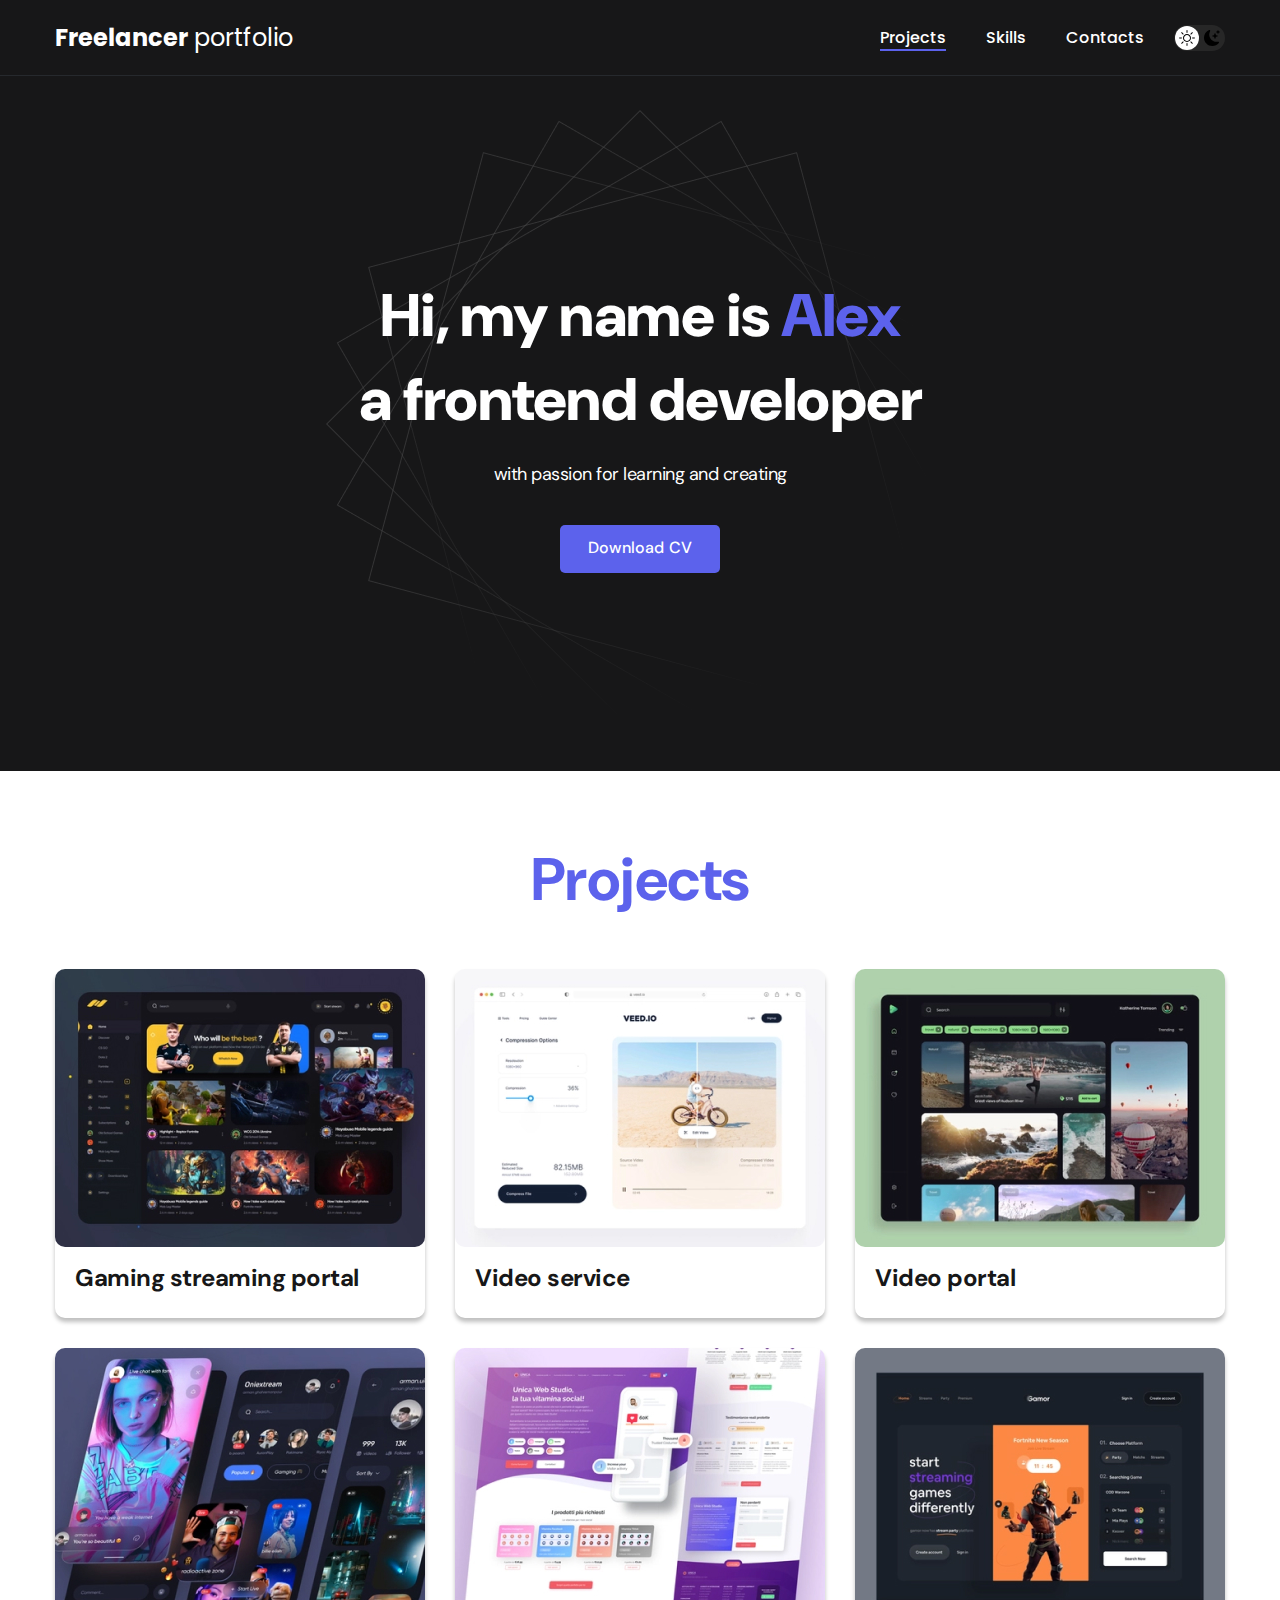
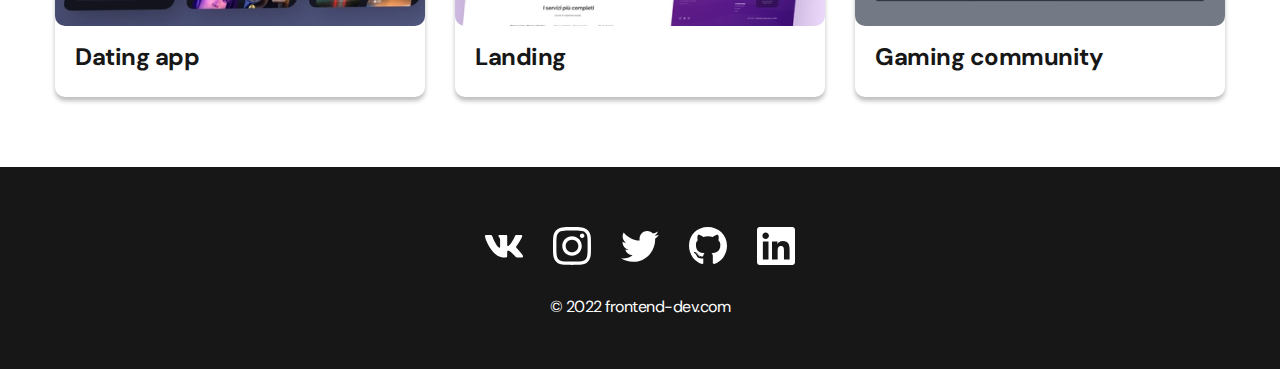
<file: index.html>
<!DOCTYPE html>
<html lang="en">
<head>
	<meta charset="UTF-8">
	<meta http-equiv="X-UA-Compatible" content="IE=edge">
	<meta name="viewport" content="width=device-width, initial-scale=1.0">
	<title>Freelancer Portfolios</title>
	<link rel="stylesheet" href="./css/main.css">
</head>
<body>
	<nav class="nav">
		<div class="container">
			<div class="nav-row">
				<a href="./index.html" class="nav-logo"><strong>Freelancer</strong> portfolio</a>
				<button class="dark-mode-btn">
					<img src="./img/icons/sun.svg" alt="Light mode" class="dark-mode-btn__icon">
					<img src="./img/icons/moon.svg" alt="Dark mode" class="dark-mode-btn__icon">
				</button>
				<ul class="nav-list">
					<li class="nav-list__item"><a href="./projects-page.html"class="nav-list__link nav-list__link--active">Projects</a></li>
					<li class="nav-list__item"><a href="./skills.html"class="nav-list__link">Skills</a></li>
					<li class="nav-list__item"><a href="./contacts.html"class="nav-list__link">Contacts</a></li>
				</ul>
			</div>
		</div>
	</nav>

	<header class="header">
		<div class="header__wrapper">
				<h1 class="header__title"><strong>Hi, my name is <span>Alex</span> <br>
					a frontend developer</strong></h1>
					<div class="header__text">
						<p>with passion for learning and creating</p>
					</div>
					<a href="#!" class="btn">Download CV</a>
		</div>
	</header>

	<section class="section">
		<div class="container">
			<h2 class="title-1">Projects</h2>
			<div class="projects">
				<div class="projects-card">
					<a href="./project-page.html"><img src="./img/projects/01.jpg" alt="gaming streaming portal" class="projects-card__img">
					<h3 class="projects-card__title">Gaming streaming portal</h3></a>
					
				</div>
				<div class="projects-card">
					<a href="./project-page.html"><img src="./img/projects/02.jpg" alt="video service" class="projects-card__img">
					<h3 class="projects-card__title">Video service</h3></a>
					
				</div>
				<div class="projects-card">
					<a href="./project-page.html"><img src="./img/projects/03.jpg" alt="video portal" class="projects-card__img">
					<h3 class="projects-card__title">Video portal</h3></a>
					
				</div>
				<div class="projects-card">
					<a href="./project-page.html"><img src="./img/projects/04.jpg" alt="dating app" class="projects-card__img">
					<h3 class="projects-card__title">Dating app</h3></a>
					
				</div>
				<div class="projects-card">
					<a href="./project-page.html"><img src="./img/projects/05.jpg" alt="landing" class="projects-card__img">
					<h3 class="projects-card__title">Landing</h3></a>
					
				</div>
				<div class="projects-card">
					<a href="./project-page.html"><img src="./img/projects/06.jpg" alt="gaming community" class="projects-card__img">
					<h3 class="projects-card__title">Gaming community</h3></a>
					
				</div>
			</div>
		</div>
	</section>

	<footer class="footer">
		<div class="container">
			<div class="footer__wrapper">
				<ul class="social">
				<li class="social-item">
					<a href="#!"><img src="./img/icons/vk.svg" alt="vk"></a>
				</li>
				<li class="social-item">
					<a href="#!"><img src="./img/icons/instagram.svg" alt="instagram"></a>
				</li>
				<li class="social-item">
					<a href="#!"><img src="./img/icons/twitter.svg" alt="twitter"></a>
				</li>
				<li class="social-item">
					<a href="#!"><img src="./img/icons/gitHub.svg" alt="gitHub"></a>
				</li>
				<li class="social-item">
					<a href="#!"><img src="./img/icons/linkedIn.svg" alt="linkedIn"></a>
				</li>
				</ul>
				<div class="footer-copyright">
					<p>© 2022 frontend-dev.com</p>
				</div>
			</div>
		</div>
			
	</footer>

	<script src="./js/main.js"></script>
</body>
</html>
</file>
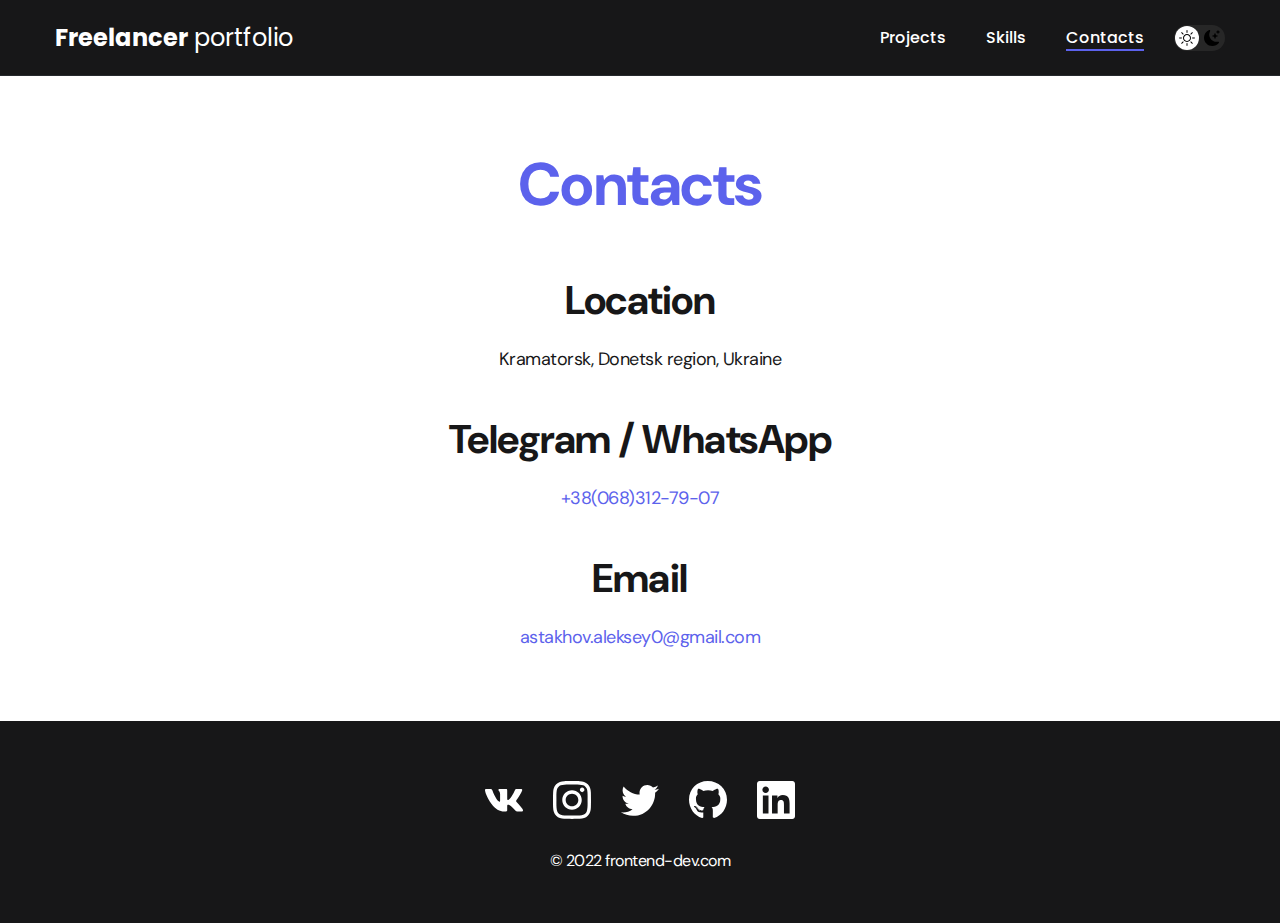
<file: contacts.html>
<!DOCTYPE html>
<html lang="en">
<head>
	<meta charset="UTF-8">
	<meta http-equiv="X-UA-Compatible" content="IE=edge">
	<meta name="viewport" content="width=device-width, initial-scale=1.0">
	<title>Freelancer Portfolios</title>
	<link rel="stylesheet" href="./css/main.css">
</head>
<body>
	<nav class="nav">
		<div class="container">
			<div class="nav-row">
				<a href="./index.html" class="nav-logo"><strong>Freelancer</strong> portfolio</a>
				<button class="dark-mode-btn">
					<img src="./img/icons/sun.svg" alt="Light mode" class="dark-mode-btn__icon">
					<img src="./img/icons/moon.svg" alt="Dark mode" class="dark-mode-btn__icon">
				</button>
				<ul class="nav-list">
					<li class="nav-list__item"><a href="./projects-page.html"class="nav-list__link">Projects</a></li>
					<li class="nav-list__item"><a href="./skills.html"class="nav-list__link">Skills</a></li>
					<li class="nav-list__item"><a href="./contacts.html"class="nav-list__link nav-list__link--active">Contacts</a></li>
				</ul>
			</div>
		</div>
	</nav>

	<section class="section">
		<div class="container">
			<h1 class="title-1">Contacts</h1>
			<ul class="content-list">
				<li class="content-list__item"><h2 class="title-2">Location</h2>
					<p>Kramatorsk, Donetsk region, Ukraine</p>
				</li>
				<li class="content-list__item"><h2 class="title-2">Telegram / WhatsApp</h2>
					<p><a href="tel:+380683127907">+38(068)312-79-07</a></p>
				</li>
				<li class="content-list__item"><h2 class="title-2">Email</h2>
					<p><a href="mailto:astakhov.aleksey0@gmail.com">astakhov.aleksey0@gmail.com</a></p>
				</li>
			</ul>
				
				
			</div>
			
				
				
			
			
	</section>

	<footer class="footer">
		<div class="container">
			<div class="footer__wrapper">
				<ul class="social">
				<li class="social-item">
					<a href="#!"><img src="./img/icons/vk.svg" alt="vk"></a>
				</li>
				<li class="social-item">
					<a href="#!"><img src="./img/icons/instagram.svg" alt="instagram"></a>
				</li>
				<li class="social-item">
					<a href="#!"><img src="./img/icons/twitter.svg" alt="twitter"></a>
				</li>
				<li class="social-item">
					<a href="#!"><img src="./img/icons/gitHub.svg" alt="gitHub"></a>
				</li>
				<li class="social-item">
					<a href="#!"><img src="./img/icons/linkedIn.svg" alt="linkedIn"></a>
				</li>
				</ul>
				<div class="footer-copyright">
					<p>© 2022 frontend-dev.com</p>
				</div>
			</div>
		</div>
			
	</footer>

	<script src="./js/main.js"></script>
</body>
</html>
</file>
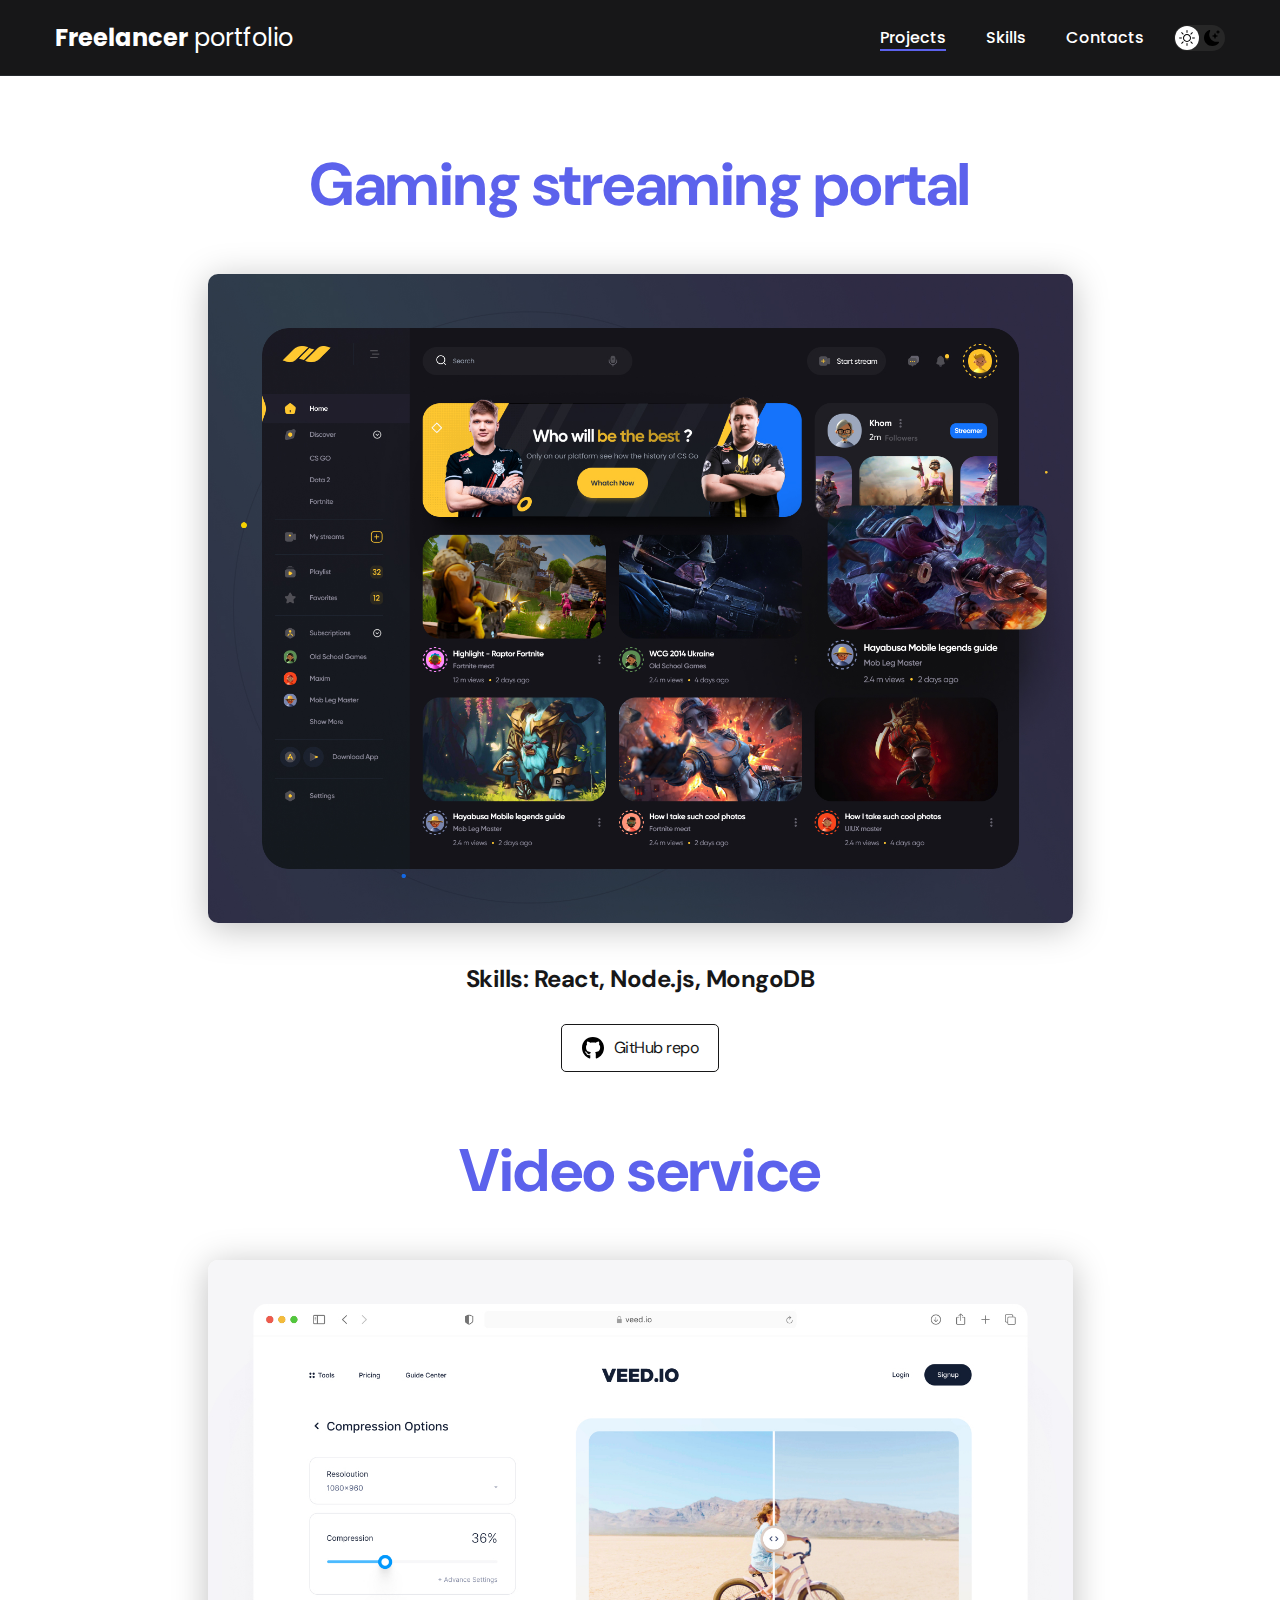
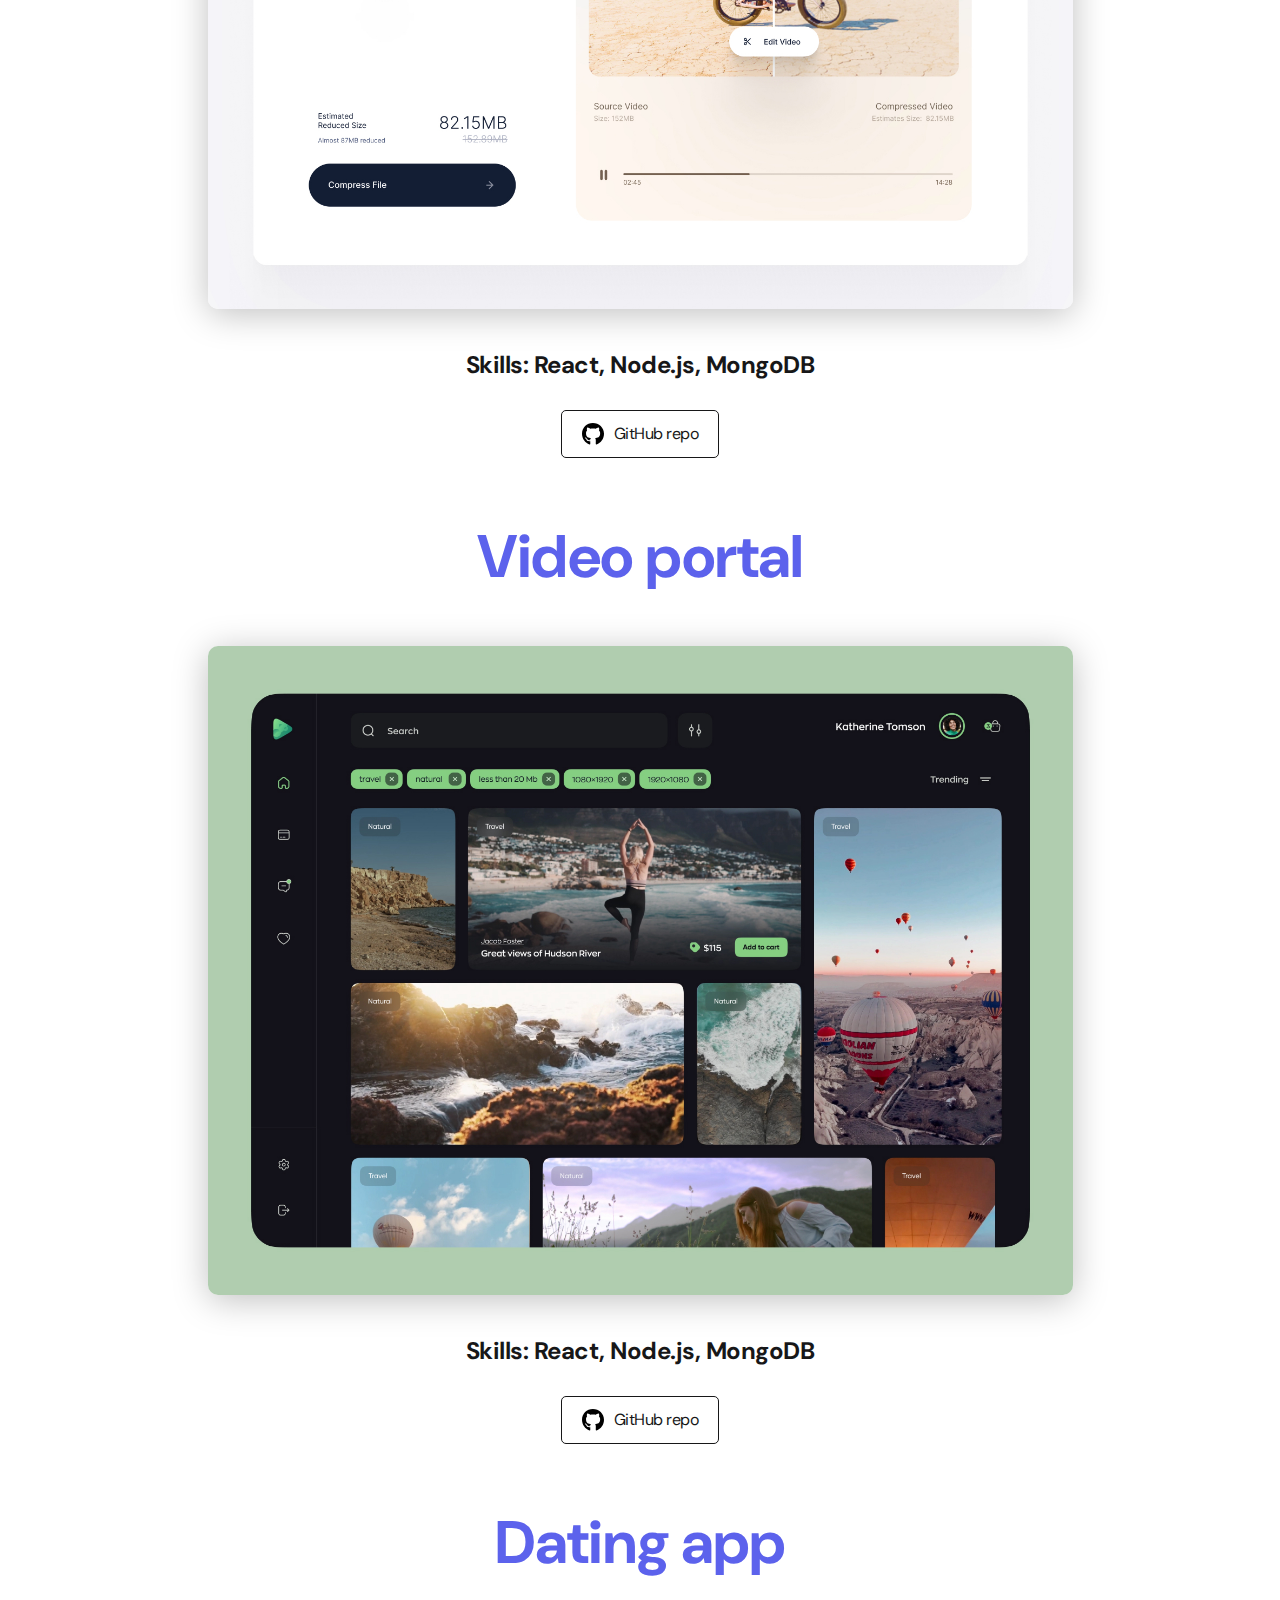
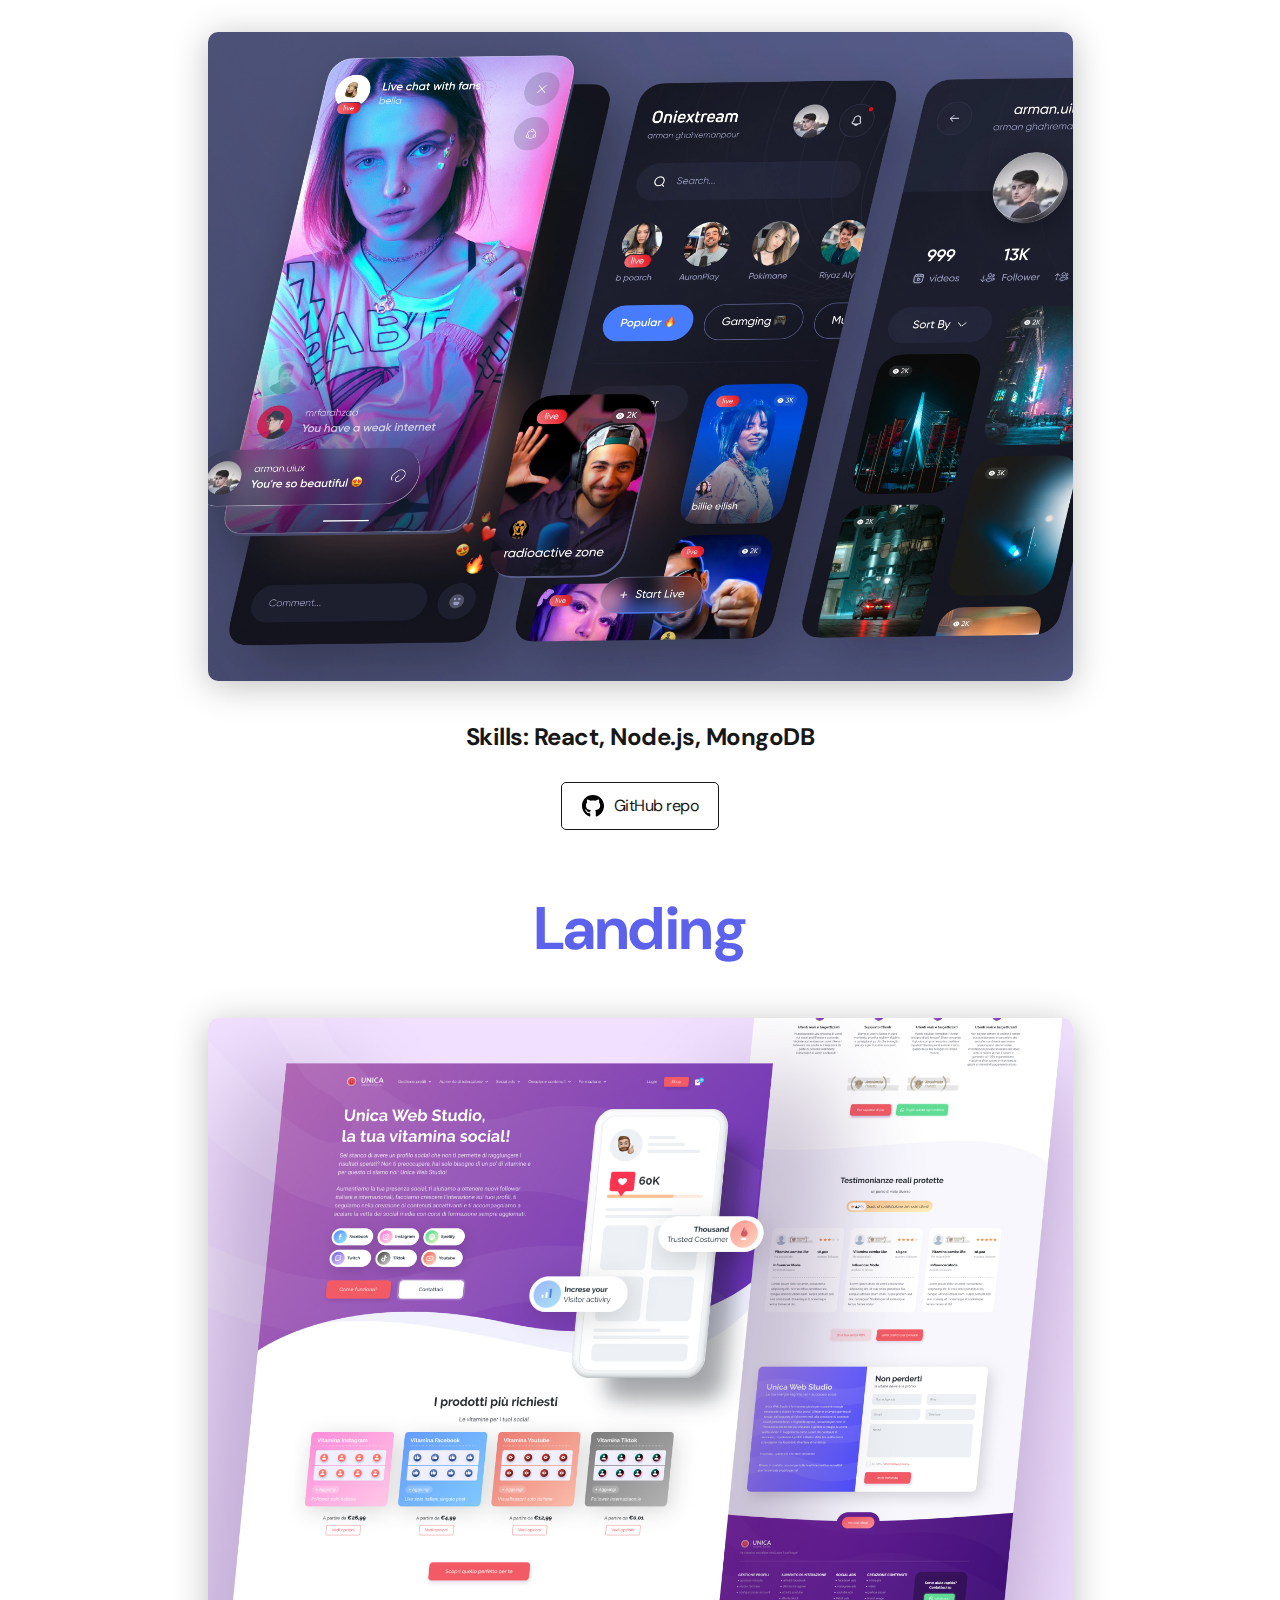
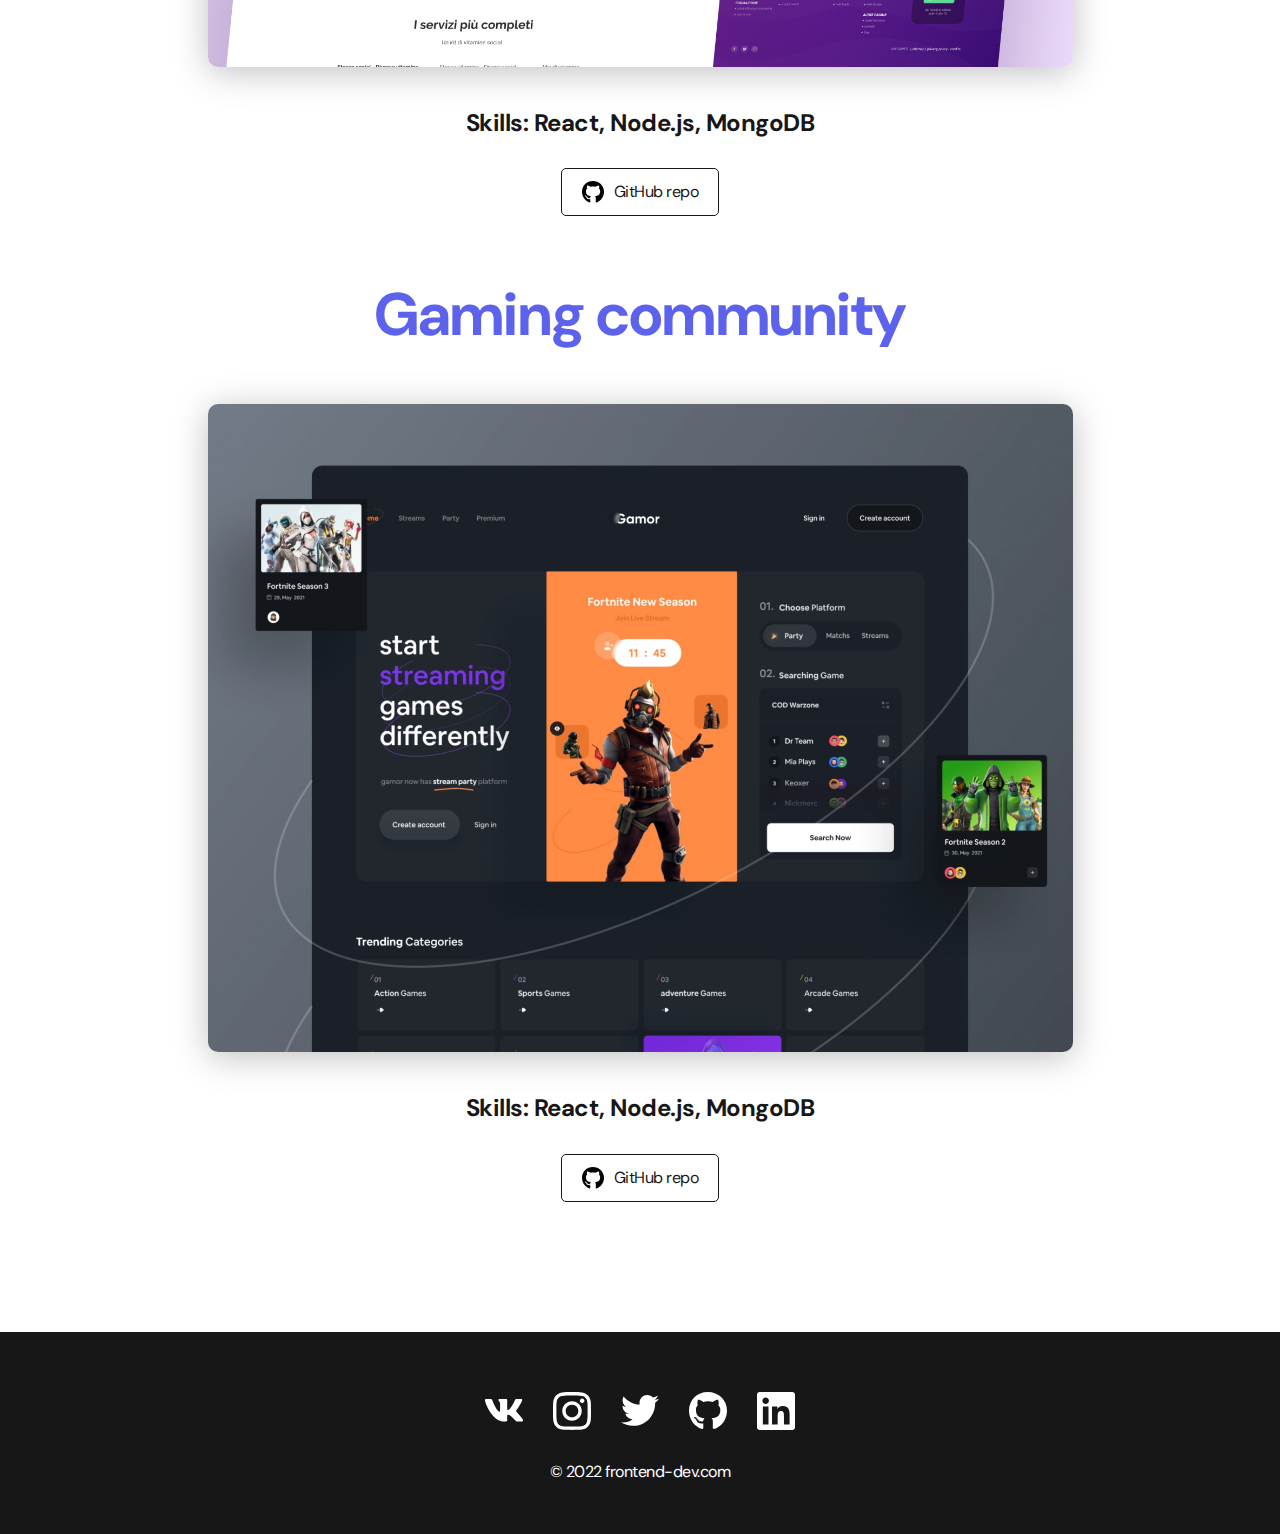
<file: projects-page.html>
<!DOCTYPE html>
<html lang="en">
<head>
	<meta charset="UTF-8">
	<meta http-equiv="X-UA-Compatible" content="IE=edge">
	<meta name="viewport" content="width=device-width, initial-scale=1.0">
	<title>Freelancer Portfolios</title>
	<link rel="stylesheet" href="./css/main.css">
</head>
<body>
	<nav class="nav">
		<div class="container">
			<div class="nav-row">
				<a href="./index.html" class="nav-logo"><strong>Freelancer</strong> portfolio</a>
				<button class="dark-mode-btn">
					<img src="./img/icons/sun.svg" alt="Light mode" class="dark-mode-btn__icon">
					<img src="./img/icons/moon.svg" alt="Dark mode" class="dark-mode-btn__icon">
				</button>
				<ul class="nav-list">
					<li class="nav-list__item"><a href="./projects-page.html"class="nav-list__link nav-list__link--active">Projects</a></li>
					<li class="nav-list__item"><a href="./skills.html"class="nav-list__link">Skills</a></li>
					<li class="nav-list__item"><a href="./contacts.html"class="nav-list__link">Contacts</a></li>
				</ul>
			</div>
		</div>
	</nav>

	<section class="section">
		<div class="container">
			
				<div class="project-details">
					<h1 class="title-1">Gaming streaming portal</h1>
					<img src="./img/projects/01-big.jpg" alt="cover" class="project-details__cover">
					<p class="project-details__desc">Skills: React, Node.js, MongoDB</p>
					<a href="#!" class="btn-outline">
						<img src="./img/icons/gitHub-black.svg" alt="gitHub">GitHub repo
					</a>
				</div>
				<div class="project-details">
					<h2 class="title-1">Video service</h2>
					<img src="./img/projects/02-big.jpg" alt="cover" class="project-details__cover">
					<p class="project-details__desc">Skills: React, Node.js, MongoDB</p>
					<a href="#!" class="btn-outline">
						<img src="./img/icons/gitHub-black.svg" alt="gitHub">GitHub repo
					</a>
				</div>
				<div class="project-details">
					<h2 class="title-1">Video portal</h2>
					<img src="./img/projects/03-big.jpg" alt="cover" class="project-details__cover">
					<p class="project-details__desc">Skills: React, Node.js, MongoDB</p>
					<a href="#!" class="btn-outline">
						<img src="./img/icons/gitHub-black.svg" alt="gitHub">GitHub repo
					</a>
				</div>
				<div class="project-details">
					<h2 class="title-1">Dating app</h2>
					<img src="./img/projects/04-big.jpg" alt="cover" class="project-details__cover">
					<p class="project-details__desc">Skills: React, Node.js, MongoDB</p>
					<a href="#!" class="btn-outline">
						<img src="./img/icons/gitHub-black.svg" alt="gitHub">GitHub repo
					</a>
				</div>
				<div class="project-details">
					<h2 class="title-1">Landing</h2>
					<img src="./img/projects/05-big.jpg" alt="cover" class="project-details__cover">
					<p class="project-details__desc">Skills: React, Node.js, MongoDB</p>
					<a href="#!" class="btn-outline">
						<img src="./img/icons/gitHub-black.svg" alt="gitHub">GitHub repo
					</a>
				</div>
				<div class="project-details">
					<h2 class="title-1">Gaming community</h2>
					<img src="./img/projects/06-big.jpg" alt="cover" class="project-details__cover">
					<p class="project-details__desc">Skills: React, Node.js, MongoDB</p>
					<a href="#!" class="btn-outline">
						<img src="./img/icons/gitHub-black.svg" alt="gitHub">GitHub repo
					</a>
				</div>
			
			
	</section>

	<footer class="footer">
		<div class="container">
			<div class="footer__wrapper">
				<ul class="social">
				<li class="social-item">
					<a href="#!"><img src="./img/icons/vk.svg" alt="vk"></a>
				</li>
				<li class="social-item">
					<a href="#!"><img src="./img/icons/instagram.svg" alt="instagram"></a>
				</li>
				<li class="social-item">
					<a href="#!"><img src="./img/icons/twitter.svg" alt="twitter"></a>
				</li>
				<li class="social-item">
					<a href="#!"><img src="./img/icons/gitHub.svg" alt="gitHub"></a>
				</li>
				<li class="social-item">
					<a href="#!"><img src="./img/icons/linkedIn.svg" alt="linkedIn"></a>
				</li>
				</ul>
				<div class="footer-copyright">
					<p>© 2022 frontend-dev.com</p>
				</div>
			</div>
		</div>
			
	</footer>

	<script src="./js/main.js"></script>
</body>
</html>
</file>
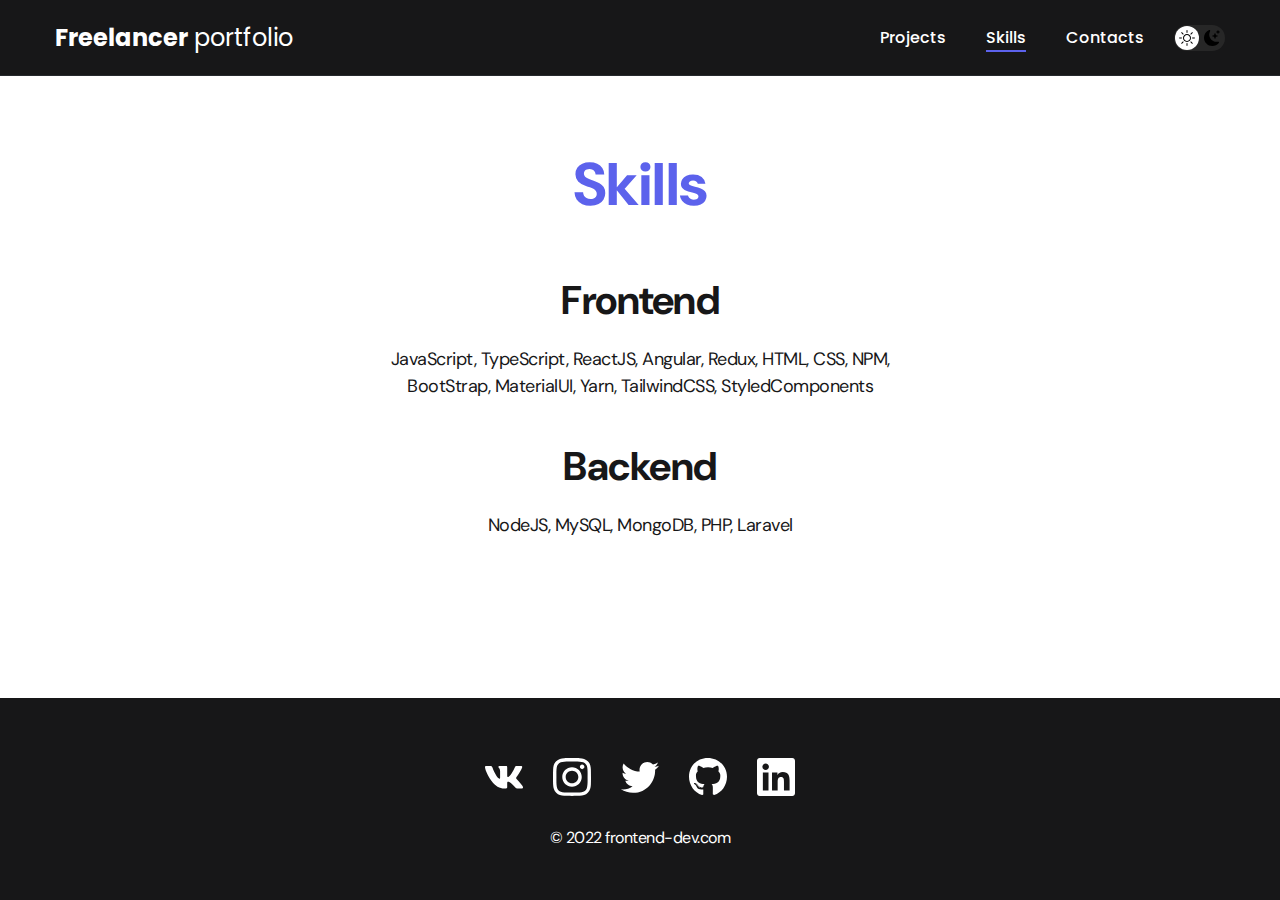
<file: skills.html>
<!DOCTYPE html>
<html lang="en">
<head>
	<meta charset="UTF-8">
	<meta http-equiv="X-UA-Compatible" content="IE=edge">
	<meta name="viewport" content="width=device-width, initial-scale=1.0">
	<title>Freelancer Portfolios</title>
	<link rel="stylesheet" href="./css/main.css">
</head>
<body>
	<nav class="nav">
		<div class="container">
			<div class="nav-row">
				<a href="./index.html" class="nav-logo"><strong>Freelancer</strong> portfolio</a>
				<button class="dark-mode-btn">
					<img src="./img/icons/sun.svg" alt="Light mode" class="dark-mode-btn__icon">
					<img src="./img/icons/moon.svg" alt="Dark mode" class="dark-mode-btn__icon">
				</button>
				<ul class="nav-list">
					<li class="nav-list__item"><a href="./projects-page.html"class="nav-list__link">Projects</a></li>
					<li class="nav-list__item nav-list__link--active"><a href="./skills.html"class="nav-list__link">Skills</a></li>
					<li class="nav-list__item"><a href="./contacts.html"class="nav-list__link">Contacts</a></li>
				</ul>
			</div>
		</div>
	</nav>

	<section class="section">
		<div class="container">
			<h1 class="title-1">Skills</h1>
			<ul class="content-list">
				<li class="content-list__item"><h2 class="title-2">Frontend</h2>
					<p>JavaScript, TypeScript, ReactJS, Angular, Redux, HTML, CSS, NPM, BootStrap, MaterialUI, Yarn, TailwindCSS, StyledComponents</p>
				</li>
				<li class="content-list__item"><h2 class="title-2">Backend</h2>
					<p>NodeJS, MySQL, MongoDB, PHP, Laravel</p>
				</li>
			</ul>
				
				
			</div>
			
				
				
			
			
	</section>

	<footer class="footer">
		<div class="container">
			<div class="footer__wrapper">
				<ul class="social">
				<li class="social-item">
					<a href="#!"><img src="./img/icons/vk.svg" alt="vk"></a>
				</li>
				<li class="social-item">
					<a href="#!"><img src="./img/icons/instagram.svg" alt="instagram"></a>
				</li>
				<li class="social-item">
					<a href="#!"><img src="./img/icons/twitter.svg" alt="twitter"></a>
				</li>
				<li class="social-item">
					<a href="#!"><img src="./img/icons/gitHub.svg" alt="gitHub"></a>
				</li>
				<li class="social-item">
					<a href="#!"><img src="./img/icons/linkedIn.svg" alt="linkedIn"></a>
				</li>
				</ul>
				<div class="footer-copyright">
					<p>© 2022 frontend-dev.com</p>
				</div>
			</div>
		</div>
			
	</footer>

	<script src="./js/main.js"></script>
</body>
</html>
</file>
<file: css/main.css>
@import "./reset.css";

@import url('https://fonts.googleapis.com/css2?family=DM+Sans:wght@400;500;700&family=Poppins:wght@400;500;700&display=swap');

/*
    font-family: 'DM Sans', sans-serif;
    font-family: 'Poppins', sans-serif;
		*/

		:root{
			--black: #171718;
			--black-border: #26292D;
			--purple: #5C62EC;
			--white: #fff;
			--grey: #E5E5E5;

			--dark-bg: var(--black);
			--grei-bg: var(--grey);
			--dark-border: var(--black-border);
			--header-text: var(--white);
			--text-color: var(--black);
			--accent: var(--purple);

			/* Light mode */
			--page-bg: var(--white);
			--text-color: var(--black);
			--text-color-btn: var(--black);
			--title-1: var(--accent);
			--project-card-bg: var(--white);
			--project-card-text: var(--black);
			--box-shadow: 0px 4px 4px rgba(0, 0, 0, 0.25);

		}

		/* Dark vode */
		.dark {
			--page-bg: #252526;
			--text-color: var(--white);
			--title-1: var(--white);
			--project-card-bg: var(--black);
			--project-card-text: var(--white);
			--box-shadow: 0px 4px 4px rgba(0, 0, 0, 0.8);
		}
	
		html, body{
			display: flex;
			flex-direction: column;
			min-height: 100vh;
			font-family: 'DM Sans', sans-serif;
			letter-spacing: -0.5px;
			
			/* Light mode */
			color: var(--text-color);
			background-color: var(--page-bg);
		}

		.container{
			max-width: 1200px;
			margin: 0 auto;
			padding: 0 15px;
		}

		/* Nav*/

		.nav{
			padding: 20px 0;
			border-bottom: 1px solid var(--dark-border);
			background-color: var(--dark-bg);
			color: var(--header-text);
			letter-spacing: normal;
		}

		.nav-row{
			display: flex;
			justify-content: flex-end;
			align-items: center;
			column-gap: 30px;
			row-gap: 20px;
			flex-wrap: wrap;
		}

		.nav-logo{
			margin-right: auto;
			color: var(--header-text);
			font-size: 24px;
			font-family: 'Poppins', sans-serif;
		}

		.nav-logo strong{
			font-weight: 700;
		}

		.nav-list {
			display: flex;
			flex-wrap: wrap;
			row-gap: 10px;
			align-items: center;
			column-gap: 40px;
			font-size: 16px;
			font-weight: 500;
			font-family: 'Poppins', sans-serif;
		}
		
		.nav-list__link {
			color: var(--header-text);
			transition: opacity 0.2s ease-in;
		}

		.nav-list__link:hover{
			opacity: 0.8;
		}

		.nav-list__link--active{
			position: relative;
		}

		.nav-list__link--active::before{
			content: '';
			display: block;
			height: 2px;
			width: 100%;
			background-color: var(--accent);
			position: absolute;
			left: 0;
			top: 100%;
		}

		/* Header */

		.header {
			background-color: var(--dark-bg);
			background-image: url(./../img/header-bg.png);
			background-repeat: no-repeat;
			background-size: auto;
			background-position: center center;
			color: var(--header-text);
			min-height: 695px;
			padding: 49px 0;
			display: flex;
			justify-content: center;
			align-items: center;
			text-align: center;
			
		}
		
		.header__wrapper {
			padding: 0 15px;
			max-width: 660px;
		}

		.header__title {
			font-size: 40px;
			font-weight: 700;
			line-height: 1.4;
			margin-bottom: 20px;
		}

		.header__title strong{
			font-size: 60px;
		}

		.header__title span{
			color: var(--accent);
		}

		.header__text {
			font-size: 18px;
			line-height: 1.333;
			margin-bottom: 40px;
		}

		.header__text p + p{
			margin-bottom: 0.5em;
		}

		/*  Button  */
		
		.btn {
			display: inline-block;
			height: 48px;
			padding: 12px 28px;
			border-radius: 5px;
			color: var(--white);
			background-color: var(--accent);
			letter-spacing: 0.15px;
			font-size: 16px;
			font-weight: 500;
			transition: opacity 0.2s ease-in;
		}

		.btn:hover{
			opacity: 0.8;
		}

		.btn:active{
			position: relative;
			top: 1px;
		}

		.btn-outline {
			display: flex;
			column-gap: 10px;
			height: 48px;
			padding: 12px 20px;
			color: var(--text-color-btn);
			border: 1px solid var(--dark-bg);
			border-radius: 5px;
			background-color: var(--white);
		}

		.btn-outline:hover{
			opacity: 0.8;
		}

		.btn-outline:active{
			position: relative;
			top: 1px;
		}

		.dark-mode-btn {
			order: 9;
			display: flex;
			justify-content: space-between;
			align-items: center;
			padding: 5px;
			width: 51px;
			height: 26px;
			border-radius: 50px;
			background-color: #272727;
			position: relative;
		}

		.dark-mode-btn::before{
			content: '';
			display: block;
			width: 24px;
			height: 24px;
			border-radius: 50%;
			background-color: var(--white);
			position: absolute;
			top: 1px;
			left: 1px;
			transition: left 0.25s ease-in;
		}

		.dark-mode-btn--active::before{
			left: 26px;
		}

		.dark-mode-btn__icon {
			position: relative;
			z-index: 9;
		}

		/*  General  */

		.section {
			padding: 70px 0;
			/*background-color: var(--grei-bg);*/
		}
		
		.title-1 {
			margin-bottom: 50px;
			font-size: 60px;
			font-weight: 700;
			line-height: 1.3;
			color: var(--title-1);
			text-align: center;
		}

		.title-2 {
			margin-bottom: 20px;
			font-size: 40px;
			font-weight: 700;
			line-height: 1.3;
			color: var(--text-color);
			text-align: center;
		}

		/*  Projects  */

		

		.projects {
			display: flex;
			justify-content: center;
			flex-wrap: wrap;
			column-gap: 30px;
			row-gap: 30px;
		}

		.projects-card {
			max-width: 370px;
			background-color: var(--project-card-bg);
			box-shadow: var(--box-shadow);
			border-radius: 10px;
		}

		.projects-card__img {
			border-radius: 10px;
		}

		.projects-card__title {
			padding: 15px 20px 25px;
			font-size: 24px;
			font-weight: 700;
			line-height: 1.3;
			color: var(--text-color);
		}

		/*  Project details  */

		.project-details {
			display: flex;
			flex-direction: column;
			align-items: center;
			max-width: 865px;
			margin: 0 auto;
			padding-bottom: 60px;
			text-align: center;
		}
		.project-details__cover {
			max-width: 100%;
			margin-bottom: 40px;
			box-shadow: 0px 5px 35px rgba(0, 0, 0, 0.25);
			border-radius: 10px;
		}
		.project-details__desc {
			margin-bottom: 30px;
			font-size: 24px;
			font-weight: 700;
			line-height: 1.3;
		}
		
		/*  Content-list  */

		.content-list {
			display: flex;
			flex-direction: column;
			align-items: center;
			row-gap: 40px;
			max-width: 570px;
			margin: 0 auto;
			text-align: center;
		}

		.content-list a{
			color: var(--accent);
		}
		.content-list__item{
			font-size: 18px;
			line-height: 1.5;
		}

		.content-list__item p + p{
			margin-top: 0.5em;
		}
		

		/*  Footer  */

		.footer {
			margin-top: auto;
			background-color: var(--dark-bg);
			padding: 60px 0 50px;
			color: var(--header-text);
		}

		.footer__wrapper{
			display: flex;
			flex-direction: column;
			row-gap: 30px;
			align-items: center;
		}
		
		.social {
			display: flex;
			align-items: center;
			column-gap: 30px;
		}

		.footer-copyright{
			font-size: 16px;
			line-height: 1.5;
		}

		.footer-copyright p + p{
			margin-bottom: 0.5em;
		}

		@media (max-width: 620px){
			.header{
				min-height: unset;
			}
			.header__title {
				font-size: 30px;
			}
			.header__title strong{
				font-size: 40px;
			}

			.nav-row{
				justify-content: space-between;
			}

			.dark-mode-btn{
				order: 0;
			}

			.section {
				padding: 40px 0;
			}

			.title-1{
				margin-bottom: 30px;
				font-size: 40px;
			}

			.title-2{
				margin-bottom: 10px;
				font-size: 30px;
			}

			.projects-card__title {
				padding: 15px 20px 20px;
				font-size: 22px;
			}

			.project-details__desc{
				margin-bottom: 20px;
				font-size: 22px;
			}

			.content-list{
				row-gap: 20px;
			}

			.content-list__item{
				font-size: 16px;
			}

			.footer{
				padding: 40px 0 30px;
			}

			.footer__wrapper{
				row-gap: 20px;
			}

			.social{
				column-gap: 20px;
			}

			.social-item{
				width: 28px;
			}
			.footer-copyright {
				font-size: 14px;
			}
		}
</file>
